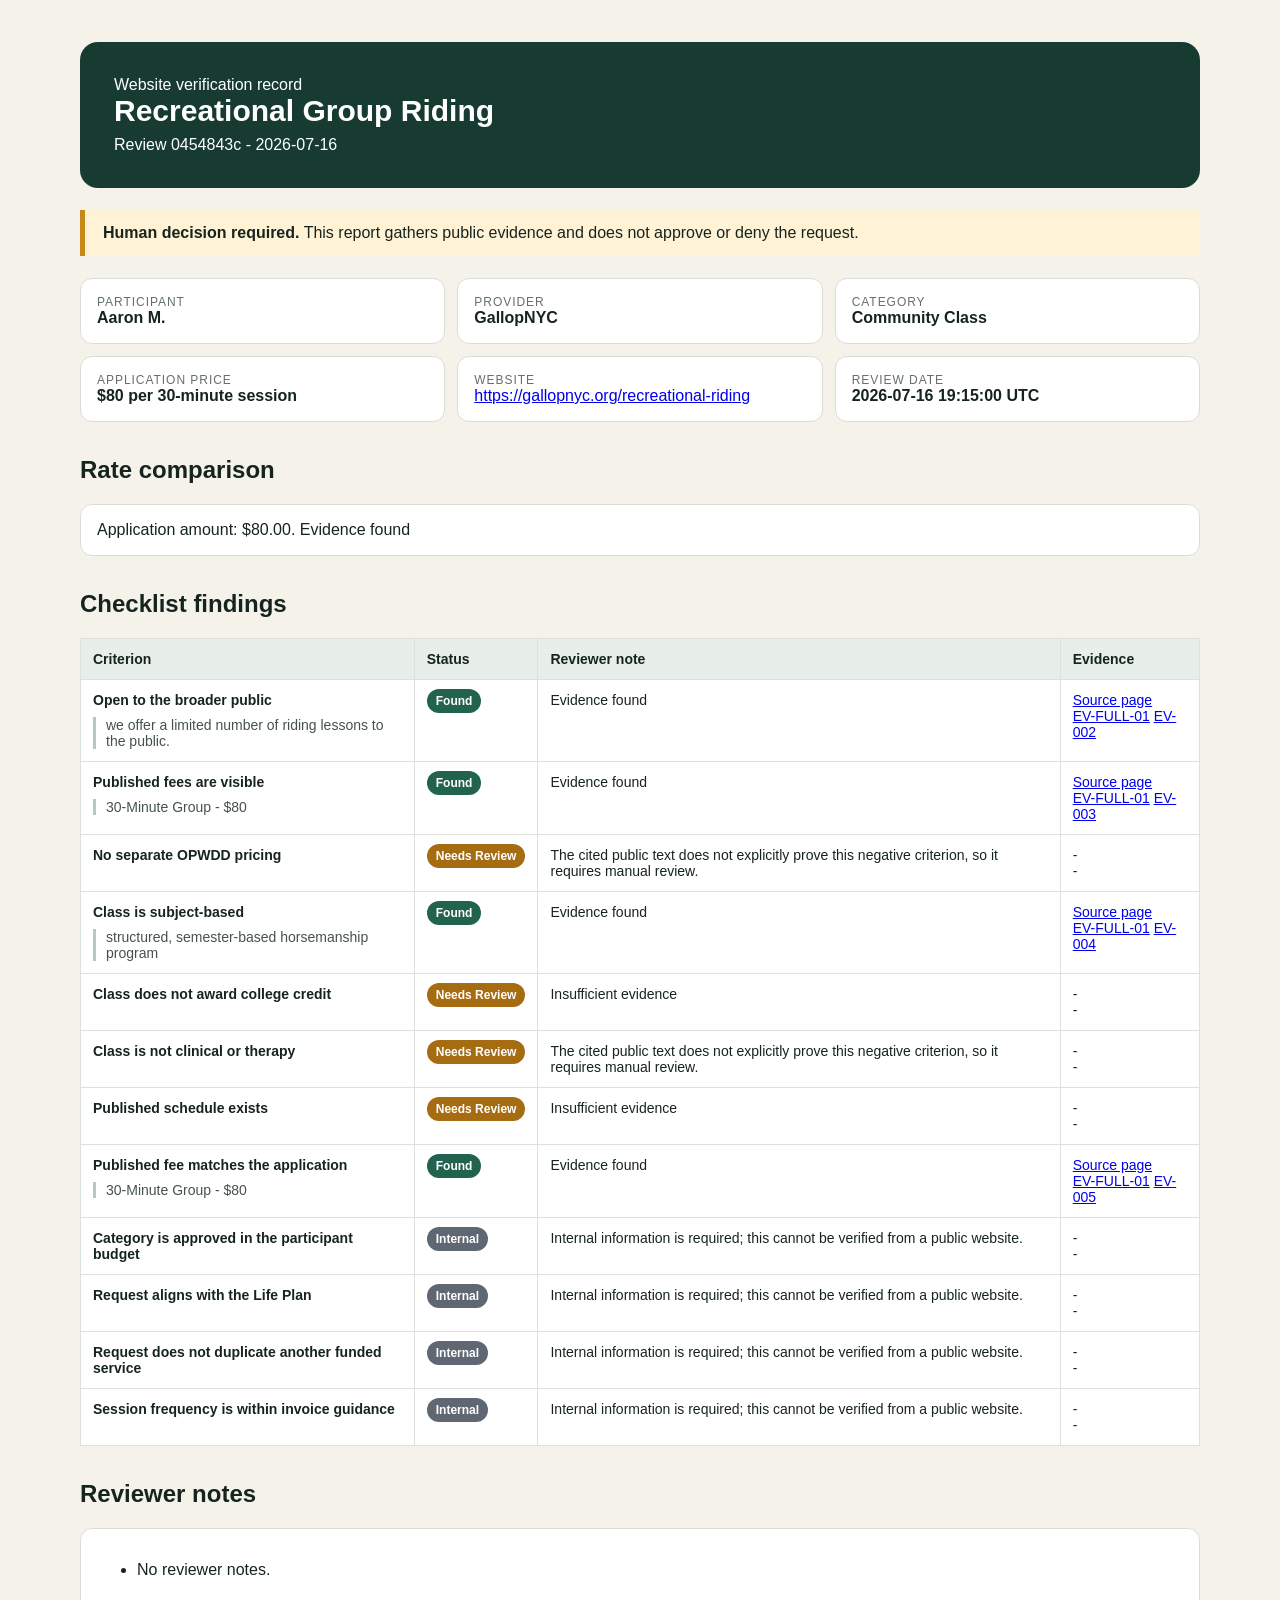
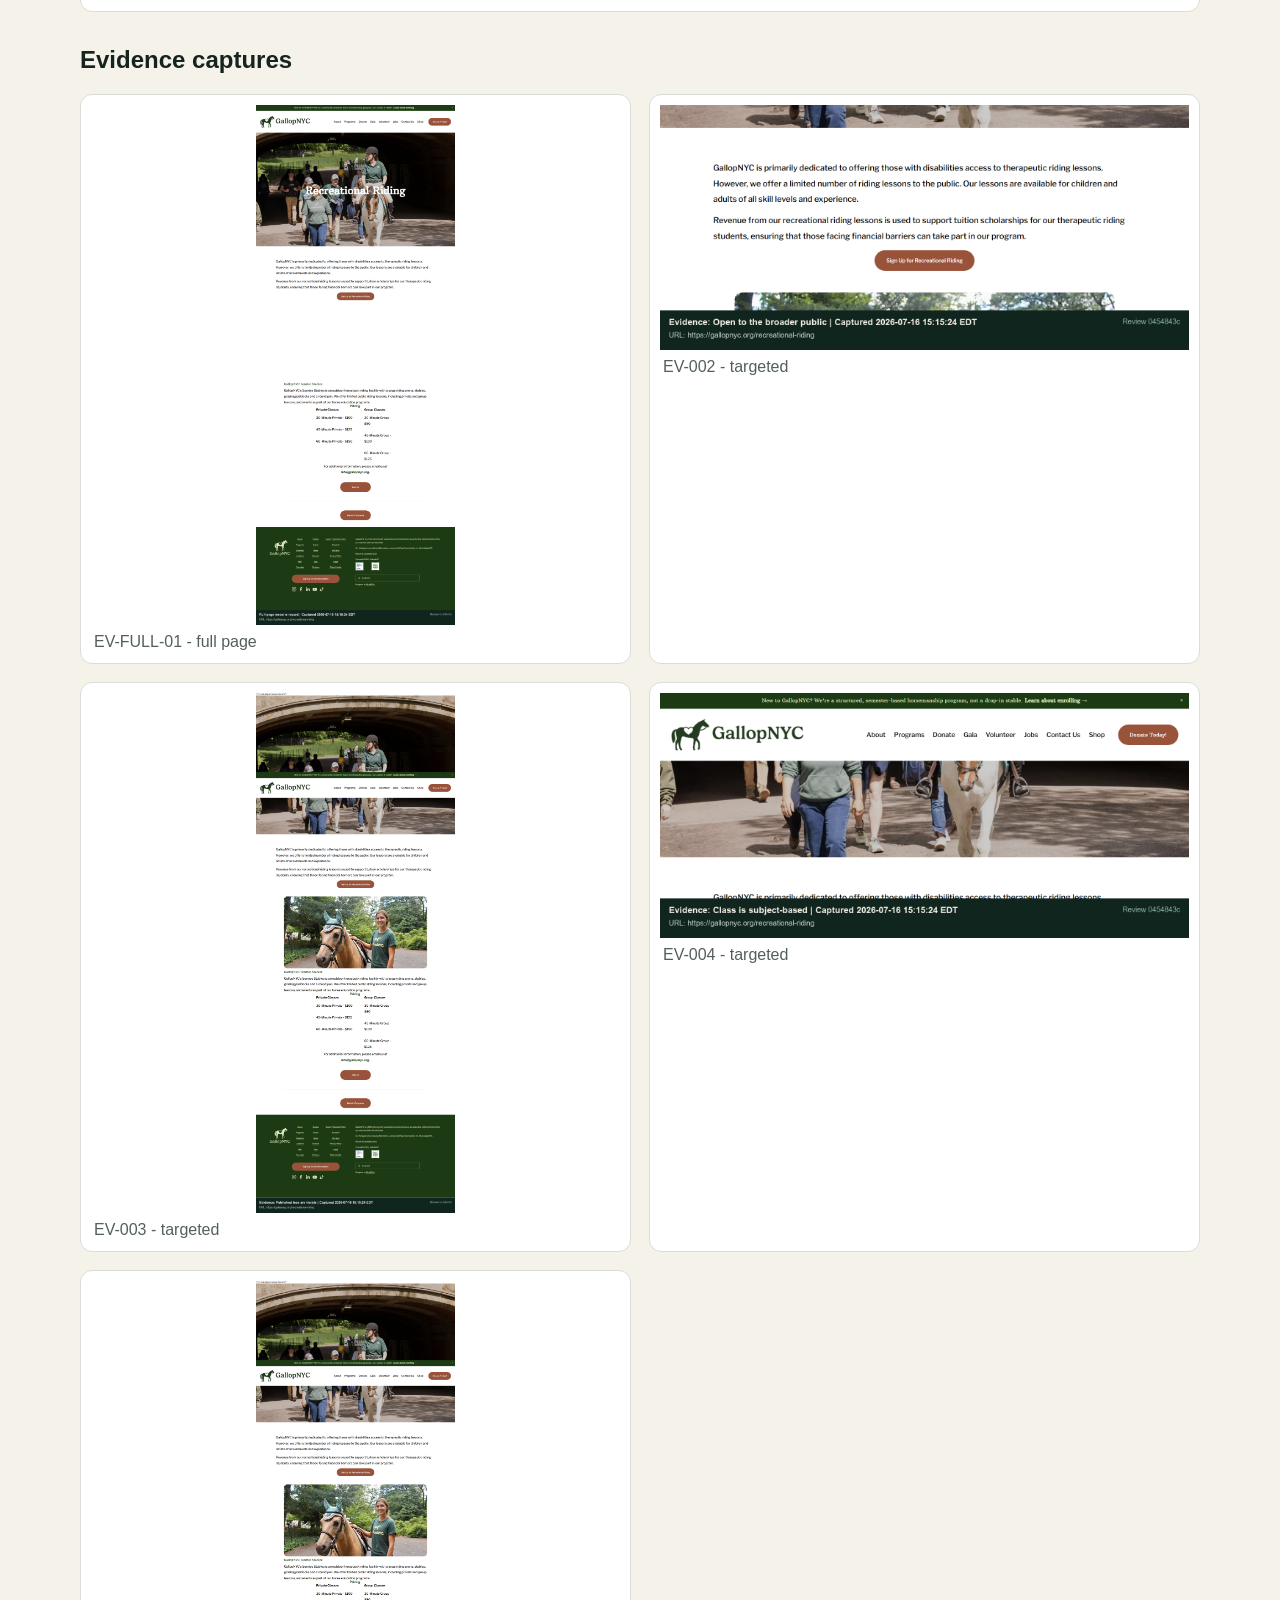
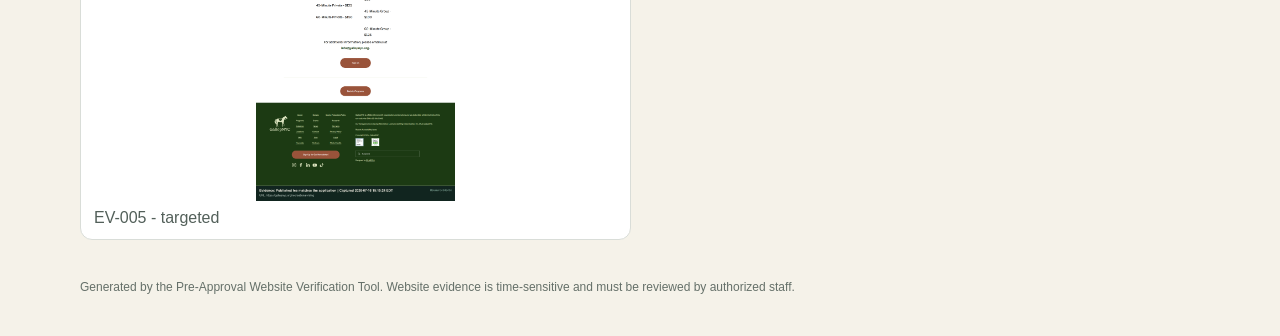
<file: sample_outputs/Sample-01-GallopNYC/report.html>
<!doctype html>
<html lang="en"><head><meta charset="utf-8"><meta name="viewport" content="width=device-width,initial-scale=1">
<title>Pre-Approval Website Review - 0454843c</title>
<style>
body{font-family:Arial,sans-serif;color:#16241f;margin:0;background:#f5f2e9}main{max-width:1120px;margin:0 auto;padding:42px}
header{background:#173b31;color:white;padding:34px;border-radius:18px}h1{margin:0 0 8px;font-size:30px}h2{margin-top:34px}
.notice{background:#fff2d5;border-left:5px solid #c68819;padding:14px 18px;margin:22px 0}.grid{display:grid;grid-template-columns:repeat(3,1fr);gap:12px}
.card{background:white;border:1px solid #d9ddd8;border-radius:12px;padding:16px}.label{font-size:12px;color:#657069;text-transform:uppercase;letter-spacing:.08em}
table{border-collapse:collapse;width:100%;background:white;font-size:14px}th,td{border:1px solid #dce1dd;padding:12px;vertical-align:top;text-align:left}th{background:#e8eee9}
.status{white-space:nowrap;border-radius:99px;padding:5px 9px;color:white;font-weight:700;font-size:12px}.found{background:#22634f}.not-found{background:#a94735}.needs-review{background:#a66c12}.internal{background:#5f6872}
blockquote{margin:9px 0 0;padding-left:10px;border-left:3px solid #b8c7bf;color:#45524c}.gallery{display:grid;grid-template-columns:repeat(2,1fr);gap:18px}
figure{margin:0;background:white;padding:10px;border:1px solid #d9ddd8;border-radius:12px}figure img{display:block;width:auto;max-width:100%;max-height:520px;margin:0 auto;object-fit:contain;background:#eee}
figcaption{padding:8px 3px 2px;color:#53605a}footer{margin-top:40px;color:#657069;font-size:12px}@media(max-width:760px){main{padding:18px}.grid,.gallery{grid-template-columns:1fr}table{display:block;overflow-x:auto}}
</style></head><body><main>
<header><div>Website verification record</div><h1>Recreational Group Riding</h1><div>Review 0454843c - 2026-07-16</div></header>
<div class="notice"><strong>Human decision required.</strong> This report gathers public evidence and does not approve or deny the request.</div>
<section class="grid">
<div class="card"><div class="label">Participant</div><strong>Aaron M.</strong></div>
<div class="card"><div class="label">Provider</div><strong>GallopNYC</strong></div>
<div class="card"><div class="label">Category</div><strong>Community Class</strong></div>
<div class="card"><div class="label">Application price</div><strong>$80 per 30-minute session</strong></div>
<div class="card"><div class="label">Website</div><a href="https://gallopnyc.org/recreational-riding">https://gallopnyc.org/recreational-riding</a></div>
<div class="card"><div class="label">Review date</div><strong>2026-07-16 19:15:00 UTC</strong></div>
</section>
<h2>Rate comparison</h2><div class="card">Application amount: $80.00. Evidence found</div>
<h2>Checklist findings</h2><table><thead><tr><th>Criterion</th><th>Status</th><th>Reviewer note</th><th>Evidence</th></tr></thead><tbody><tr><td><strong>Open to the broader public</strong><blockquote>we offer a limited number of riding lessons to the public.</blockquote></td><td><span class="status found">Found</span></td><td>Evidence found</td><td><a href="https://gallopnyc.org/recreational-riding">Source page</a><br><a href="evidence/full/page-01-full-stamped.png">EV-FULL-01</a> <a href="evidence/targeted/open-to-public-stamped.png">EV-002</a></td></tr><tr><td><strong>Published fees are visible</strong><blockquote>30-Minute Group - $80</blockquote></td><td><span class="status found">Found</span></td><td>Evidence found</td><td><a href="https://gallopnyc.org/recreational-riding">Source page</a><br><a href="evidence/full/page-01-full-stamped.png">EV-FULL-01</a> <a href="evidence/targeted/published-fees-stamped.png">EV-003</a></td></tr><tr><td><strong>No separate OPWDD pricing</strong></td><td><span class="status needs-review">Needs Review</span></td><td>The cited public text does not explicitly prove this negative criterion, so it requires manual review.</td><td>-<br>-</td></tr><tr><td><strong>Class is subject-based</strong><blockquote>structured, semester-based horsemanship program</blockquote></td><td><span class="status found">Found</span></td><td>Evidence found</td><td><a href="https://gallopnyc.org/recreational-riding">Source page</a><br><a href="evidence/full/page-01-full-stamped.png">EV-FULL-01</a> <a href="evidence/targeted/subject-based-stamped.png">EV-004</a></td></tr><tr><td><strong>Class does not award college credit</strong></td><td><span class="status needs-review">Needs Review</span></td><td>Insufficient evidence</td><td>-<br>-</td></tr><tr><td><strong>Class is not clinical or therapy</strong></td><td><span class="status needs-review">Needs Review</span></td><td>The cited public text does not explicitly prove this negative criterion, so it requires manual review.</td><td>-<br>-</td></tr><tr><td><strong>Published schedule exists</strong></td><td><span class="status needs-review">Needs Review</span></td><td>Insufficient evidence</td><td>-<br>-</td></tr><tr><td><strong>Published fee matches the application</strong><blockquote>30-Minute Group - $80</blockquote></td><td><span class="status found">Found</span></td><td>Evidence found</td><td><a href="https://gallopnyc.org/recreational-riding">Source page</a><br><a href="evidence/full/page-01-full-stamped.png">EV-FULL-01</a> <a href="evidence/targeted/fee-match-stamped.png">EV-005</a></td></tr><tr><td><strong>Category is approved in the participant budget</strong></td><td><span class="status internal">Internal</span></td><td>Internal information is required; this cannot be verified from a public website.</td><td>-<br>-</td></tr><tr><td><strong>Request aligns with the Life Plan</strong></td><td><span class="status internal">Internal</span></td><td>Internal information is required; this cannot be verified from a public website.</td><td>-<br>-</td></tr><tr><td><strong>Request does not duplicate another funded service</strong></td><td><span class="status internal">Internal</span></td><td>Internal information is required; this cannot be verified from a public website.</td><td>-<br>-</td></tr><tr><td><strong>Session frequency is within invoice guidance</strong></td><td><span class="status internal">Internal</span></td><td>Internal information is required; this cannot be verified from a public website.</td><td>-<br>-</td></tr></tbody></table>
<h2>Reviewer notes</h2><div class="card"><ul><li>No reviewer notes.</li></ul></div>
<h2>Evidence captures</h2><div class="gallery"><figure><a href="evidence/full/page-01-full-stamped.png"><img src="evidence/full/page-01-full-stamped.png" alt="EV-FULL-01"></a><figcaption>EV-FULL-01 - full page</figcaption></figure><figure><a href="evidence/targeted/open-to-public-stamped.png"><img src="evidence/targeted/open-to-public-stamped.png" alt="EV-002"></a><figcaption>EV-002 - targeted</figcaption></figure><figure><a href="evidence/targeted/published-fees-stamped.png"><img src="evidence/targeted/published-fees-stamped.png" alt="EV-003"></a><figcaption>EV-003 - targeted</figcaption></figure><figure><a href="evidence/targeted/subject-based-stamped.png"><img src="evidence/targeted/subject-based-stamped.png" alt="EV-004"></a><figcaption>EV-004 - targeted</figcaption></figure><figure><a href="evidence/targeted/fee-match-stamped.png"><img src="evidence/targeted/fee-match-stamped.png" alt="EV-005"></a><figcaption>EV-005 - targeted</figcaption></figure></div>
<footer>Generated by the Pre-Approval Website Verification Tool. Website evidence is time-sensitive and must be reviewed by authorized staff.</footer>
</main></body></html>
</file>
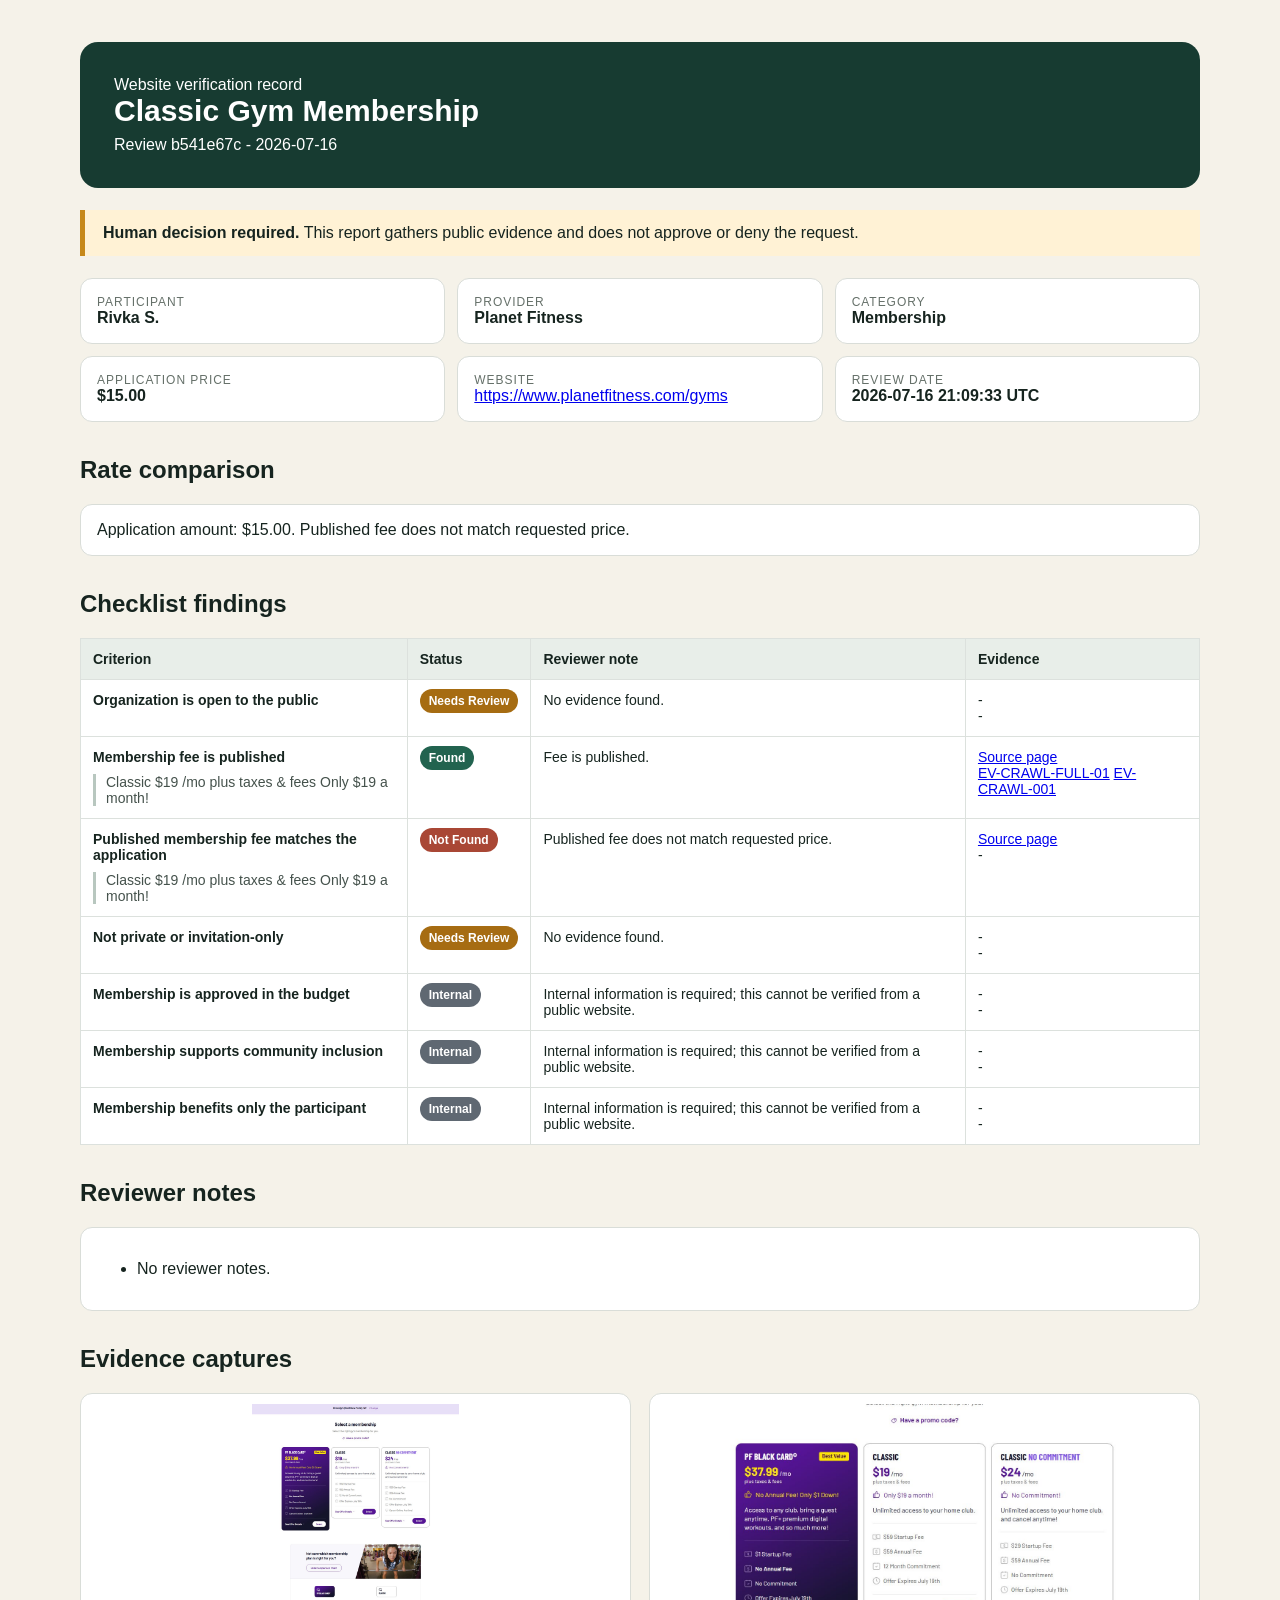
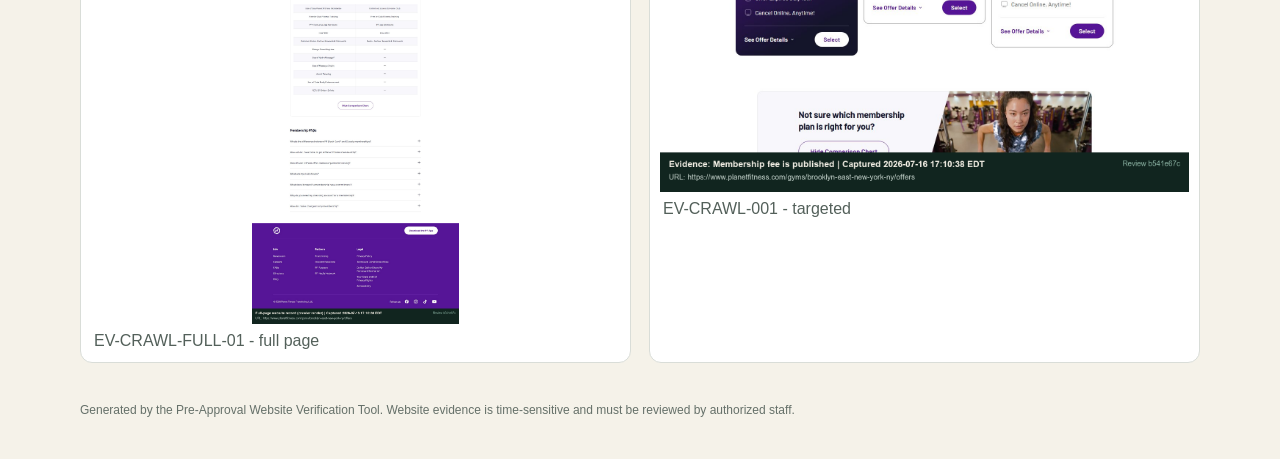
<file: sample_outputs/Sample-04-Planet-Fitness/report.html>
<!doctype html>
<html lang="en"><head><meta charset="utf-8"><meta name="viewport" content="width=device-width,initial-scale=1">
<title>Pre-Approval Website Review - b541e67c</title>
<style>
body{font-family:Arial,sans-serif;color:#16241f;margin:0;background:#f5f2e9}main{max-width:1120px;margin:0 auto;padding:42px}
header{background:#173b31;color:white;padding:34px;border-radius:18px}h1{margin:0 0 8px;font-size:30px}h2{margin-top:34px}
.notice{background:#fff2d5;border-left:5px solid #c68819;padding:14px 18px;margin:22px 0}.grid{display:grid;grid-template-columns:repeat(3,1fr);gap:12px}
.card{background:white;border:1px solid #d9ddd8;border-radius:12px;padding:16px}.label{font-size:12px;color:#657069;text-transform:uppercase;letter-spacing:.08em}
table{border-collapse:collapse;width:100%;background:white;font-size:14px}th,td{border:1px solid #dce1dd;padding:12px;vertical-align:top;text-align:left}th{background:#e8eee9}
.status{white-space:nowrap;border-radius:99px;padding:5px 9px;color:white;font-weight:700;font-size:12px}.found{background:#22634f}.not-found{background:#a94735}.needs-review{background:#a66c12}.internal{background:#5f6872}
blockquote{margin:9px 0 0;padding-left:10px;border-left:3px solid #b8c7bf;color:#45524c}.gallery{display:grid;grid-template-columns:repeat(2,1fr);gap:18px}
figure{margin:0;background:white;padding:10px;border:1px solid #d9ddd8;border-radius:12px}figure img{display:block;width:auto;max-width:100%;max-height:520px;margin:0 auto;object-fit:contain;background:#eee}
figcaption{padding:8px 3px 2px;color:#53605a}footer{margin-top:40px;color:#657069;font-size:12px}@media(max-width:760px){main{padding:18px}.grid,.gallery{grid-template-columns:1fr}table{display:block;overflow-x:auto}}
</style></head><body><main>
<header><div>Website verification record</div><h1>Classic Gym Membership</h1><div>Review b541e67c - 2026-07-16</div></header>
<div class="notice"><strong>Human decision required.</strong> This report gathers public evidence and does not approve or deny the request.</div>
<section class="grid">
<div class="card"><div class="label">Participant</div><strong>Rivka S.</strong></div>
<div class="card"><div class="label">Provider</div><strong>Planet Fitness</strong></div>
<div class="card"><div class="label">Category</div><strong>Membership</strong></div>
<div class="card"><div class="label">Application price</div><strong>$15.00</strong></div>
<div class="card"><div class="label">Website</div><a href="https://www.planetfitness.com/gyms">https://www.planetfitness.com/gyms</a></div>
<div class="card"><div class="label">Review date</div><strong>2026-07-16 21:09:33 UTC</strong></div>
</section>
<h2>Rate comparison</h2><div class="card">Application amount: $15.00. Published fee does not match requested price.</div>
<h2>Checklist findings</h2><table><thead><tr><th>Criterion</th><th>Status</th><th>Reviewer note</th><th>Evidence</th></tr></thead><tbody><tr><td><strong>Organization is open to the public</strong></td><td><span class="status needs-review">Needs Review</span></td><td>No evidence found.</td><td>-<br>-</td></tr><tr><td><strong>Membership fee is published</strong><blockquote>Classic $19 /mo plus taxes &amp; fees Only $19 a month!</blockquote></td><td><span class="status found">Found</span></td><td>Fee is published.</td><td><a href="https://www.planetfitness.com/gyms/brooklyn-east-new-york-ny/offers">Source page</a><br><a href="evidence/full/https-www-planetfitness-com-gyms-brooklyn-east-new-york-ny-offers-crawler-stamped.png">EV-CRAWL-FULL-01</a> <a href="evidence/targeted/published-fee-crawler-stamped.png">EV-CRAWL-001</a></td></tr><tr><td><strong>Published membership fee matches the application</strong><blockquote>Classic $19 /mo plus taxes &amp; fees Only $19 a month!</blockquote></td><td><span class="status not-found">Not Found</span></td><td>Published fee does not match requested price.</td><td><a href="https://www.planetfitness.com/gyms/brooklyn-east-new-york-ny/offers">Source page</a><br>-</td></tr><tr><td><strong>Not private or invitation-only</strong></td><td><span class="status needs-review">Needs Review</span></td><td>No evidence found.</td><td>-<br>-</td></tr><tr><td><strong>Membership is approved in the budget</strong></td><td><span class="status internal">Internal</span></td><td>Internal information is required; this cannot be verified from a public website.</td><td>-<br>-</td></tr><tr><td><strong>Membership supports community inclusion</strong></td><td><span class="status internal">Internal</span></td><td>Internal information is required; this cannot be verified from a public website.</td><td>-<br>-</td></tr><tr><td><strong>Membership benefits only the participant</strong></td><td><span class="status internal">Internal</span></td><td>Internal information is required; this cannot be verified from a public website.</td><td>-<br>-</td></tr></tbody></table>
<h2>Reviewer notes</h2><div class="card"><ul><li>No reviewer notes.</li></ul></div>
<h2>Evidence captures</h2><div class="gallery"><figure><a href="evidence/full/https-www-planetfitness-com-gyms-brooklyn-east-new-york-ny-offers-crawler-stamped.png"><img src="evidence/full/https-www-planetfitness-com-gyms-brooklyn-east-new-york-ny-offers-crawler-stamped.png" alt="EV-CRAWL-FULL-01"></a><figcaption>EV-CRAWL-FULL-01 - full page</figcaption></figure><figure><a href="evidence/targeted/published-fee-crawler-stamped.png"><img src="evidence/targeted/published-fee-crawler-stamped.png" alt="EV-CRAWL-001"></a><figcaption>EV-CRAWL-001 - targeted</figcaption></figure></div>
<footer>Generated by the Pre-Approval Website Verification Tool. Website evidence is time-sensitive and must be reviewed by authorized staff.</footer>
</main></body></html>
</file>
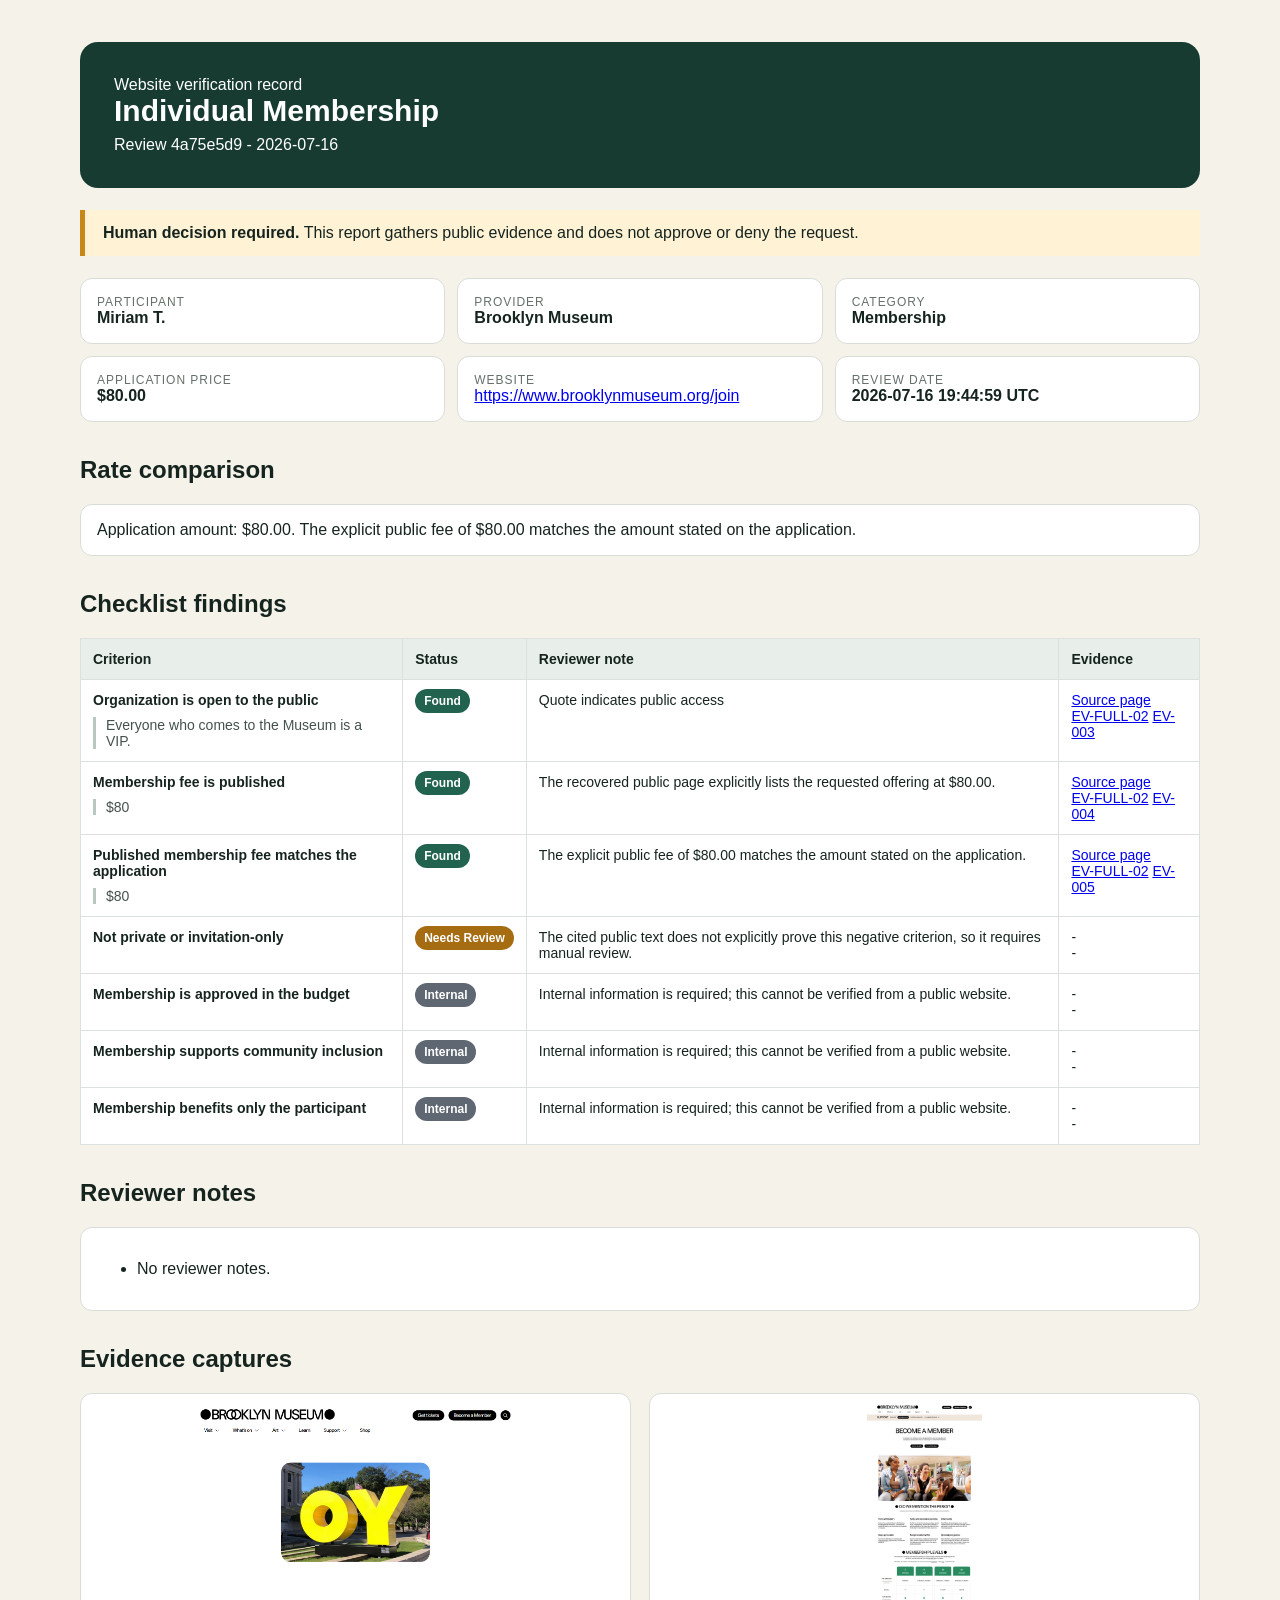
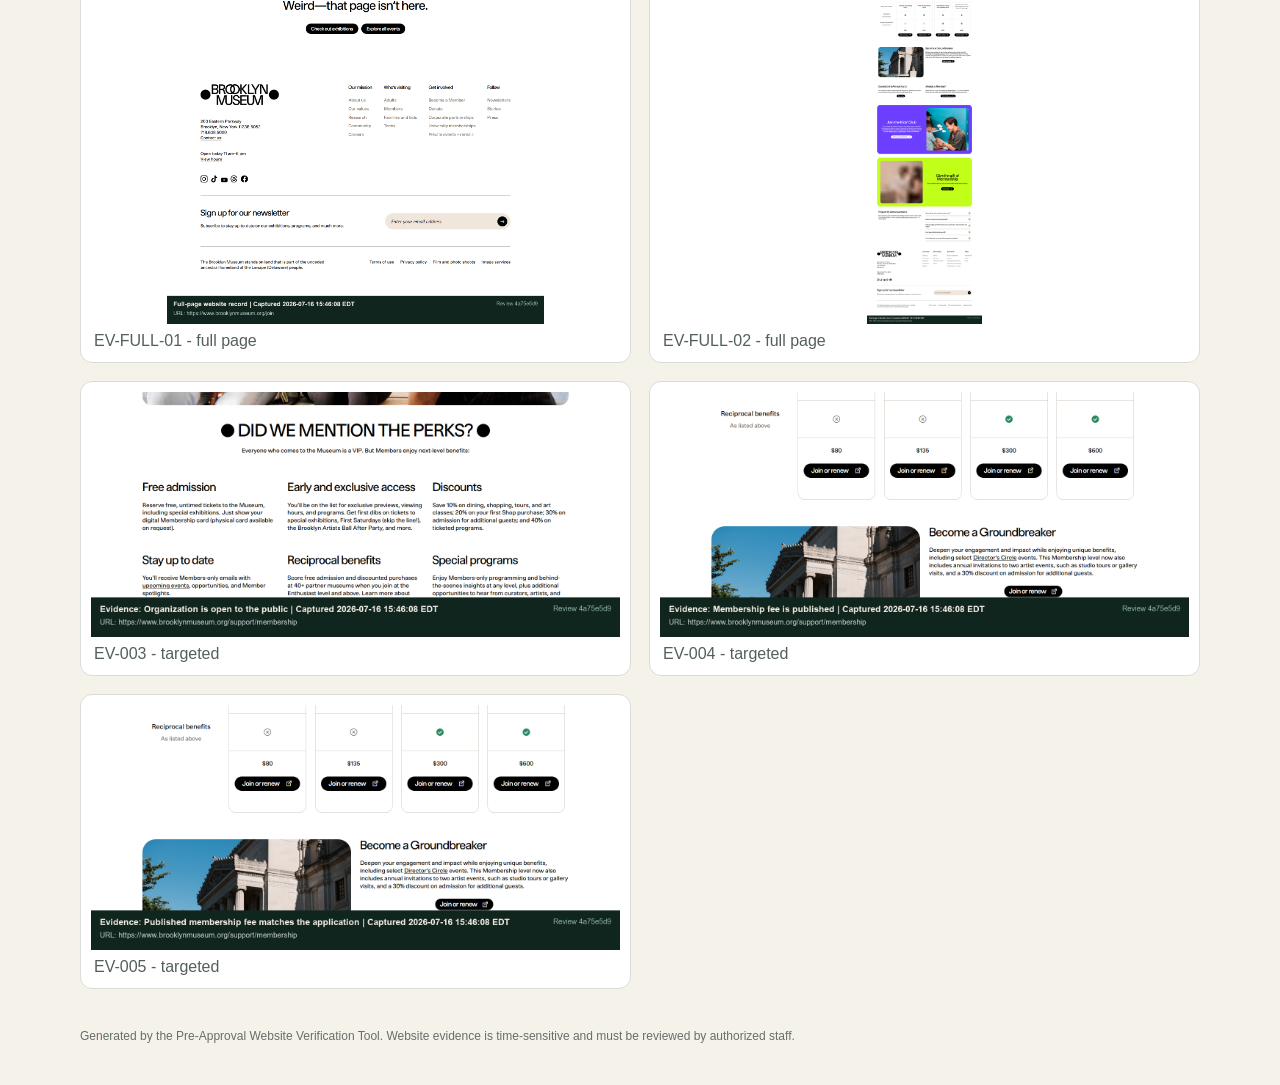
<file: sample_outputs/Sample-05-Brooklyn-Museum/report.html>
<!doctype html>
<html lang="en"><head><meta charset="utf-8"><meta name="viewport" content="width=device-width,initial-scale=1">
<title>Pre-Approval Website Review - 4a75e5d9</title>
<style>
body{font-family:Arial,sans-serif;color:#16241f;margin:0;background:#f5f2e9}main{max-width:1120px;margin:0 auto;padding:42px}
header{background:#173b31;color:white;padding:34px;border-radius:18px}h1{margin:0 0 8px;font-size:30px}h2{margin-top:34px}
.notice{background:#fff2d5;border-left:5px solid #c68819;padding:14px 18px;margin:22px 0}.grid{display:grid;grid-template-columns:repeat(3,1fr);gap:12px}
.card{background:white;border:1px solid #d9ddd8;border-radius:12px;padding:16px}.label{font-size:12px;color:#657069;text-transform:uppercase;letter-spacing:.08em}
table{border-collapse:collapse;width:100%;background:white;font-size:14px}th,td{border:1px solid #dce1dd;padding:12px;vertical-align:top;text-align:left}th{background:#e8eee9}
.status{white-space:nowrap;border-radius:99px;padding:5px 9px;color:white;font-weight:700;font-size:12px}.found{background:#22634f}.not-found{background:#a94735}.needs-review{background:#a66c12}.internal{background:#5f6872}
blockquote{margin:9px 0 0;padding-left:10px;border-left:3px solid #b8c7bf;color:#45524c}.gallery{display:grid;grid-template-columns:repeat(2,1fr);gap:18px}
figure{margin:0;background:white;padding:10px;border:1px solid #d9ddd8;border-radius:12px}figure img{display:block;width:auto;max-width:100%;max-height:520px;margin:0 auto;object-fit:contain;background:#eee}
figcaption{padding:8px 3px 2px;color:#53605a}footer{margin-top:40px;color:#657069;font-size:12px}@media(max-width:760px){main{padding:18px}.grid,.gallery{grid-template-columns:1fr}table{display:block;overflow-x:auto}}
</style></head><body><main>
<header><div>Website verification record</div><h1>Individual Membership</h1><div>Review 4a75e5d9 - 2026-07-16</div></header>
<div class="notice"><strong>Human decision required.</strong> This report gathers public evidence and does not approve or deny the request.</div>
<section class="grid">
<div class="card"><div class="label">Participant</div><strong>Miriam T.</strong></div>
<div class="card"><div class="label">Provider</div><strong>Brooklyn Museum</strong></div>
<div class="card"><div class="label">Category</div><strong>Membership</strong></div>
<div class="card"><div class="label">Application price</div><strong>$80.00</strong></div>
<div class="card"><div class="label">Website</div><a href="https://www.brooklynmuseum.org/join">https://www.brooklynmuseum.org/join</a></div>
<div class="card"><div class="label">Review date</div><strong>2026-07-16 19:44:59 UTC</strong></div>
</section>
<h2>Rate comparison</h2><div class="card">Application amount: $80.00. The explicit public fee of $80.00 matches the amount stated on the application.</div>
<h2>Checklist findings</h2><table><thead><tr><th>Criterion</th><th>Status</th><th>Reviewer note</th><th>Evidence</th></tr></thead><tbody><tr><td><strong>Organization is open to the public</strong><blockquote>Everyone who comes to the Museum is a VIP.</blockquote></td><td><span class="status found">Found</span></td><td>Quote indicates public access</td><td><a href="https://www.brooklynmuseum.org/support/membership">Source page</a><br><a href="evidence/full/page-02-full-stamped.png">EV-FULL-02</a> <a href="evidence/targeted/open-to-public-stamped.png">EV-003</a></td></tr><tr><td><strong>Membership fee is published</strong><blockquote>$80</blockquote></td><td><span class="status found">Found</span></td><td>The recovered public page explicitly lists the requested offering at $80.00.</td><td><a href="https://www.brooklynmuseum.org/support/membership">Source page</a><br><a href="evidence/full/page-02-full-stamped.png">EV-FULL-02</a> <a href="evidence/targeted/published-fee-stamped.png">EV-004</a></td></tr><tr><td><strong>Published membership fee matches the application</strong><blockquote>$80</blockquote></td><td><span class="status found">Found</span></td><td>The explicit public fee of $80.00 matches the amount stated on the application.</td><td><a href="https://www.brooklynmuseum.org/support/membership">Source page</a><br><a href="evidence/full/page-02-full-stamped.png">EV-FULL-02</a> <a href="evidence/targeted/fee-match-stamped.png">EV-005</a></td></tr><tr><td><strong>Not private or invitation-only</strong></td><td><span class="status needs-review">Needs Review</span></td><td>The cited public text does not explicitly prove this negative criterion, so it requires manual review.</td><td>-<br>-</td></tr><tr><td><strong>Membership is approved in the budget</strong></td><td><span class="status internal">Internal</span></td><td>Internal information is required; this cannot be verified from a public website.</td><td>-<br>-</td></tr><tr><td><strong>Membership supports community inclusion</strong></td><td><span class="status internal">Internal</span></td><td>Internal information is required; this cannot be verified from a public website.</td><td>-<br>-</td></tr><tr><td><strong>Membership benefits only the participant</strong></td><td><span class="status internal">Internal</span></td><td>Internal information is required; this cannot be verified from a public website.</td><td>-<br>-</td></tr></tbody></table>
<h2>Reviewer notes</h2><div class="card"><ul><li>No reviewer notes.</li></ul></div>
<h2>Evidence captures</h2><div class="gallery"><figure><a href="evidence/full/page-01-full-stamped.png"><img src="evidence/full/page-01-full-stamped.png" alt="EV-FULL-01"></a><figcaption>EV-FULL-01 - full page</figcaption></figure><figure><a href="evidence/full/page-02-full-stamped.png"><img src="evidence/full/page-02-full-stamped.png" alt="EV-FULL-02"></a><figcaption>EV-FULL-02 - full page</figcaption></figure><figure><a href="evidence/targeted/open-to-public-stamped.png"><img src="evidence/targeted/open-to-public-stamped.png" alt="EV-003"></a><figcaption>EV-003 - targeted</figcaption></figure><figure><a href="evidence/targeted/published-fee-stamped.png"><img src="evidence/targeted/published-fee-stamped.png" alt="EV-004"></a><figcaption>EV-004 - targeted</figcaption></figure><figure><a href="evidence/targeted/fee-match-stamped.png"><img src="evidence/targeted/fee-match-stamped.png" alt="EV-005"></a><figcaption>EV-005 - targeted</figcaption></figure></div>
<footer>Generated by the Pre-Approval Website Verification Tool. Website evidence is time-sensitive and must be reviewed by authorized staff.</footer>
</main></body></html>
</file>
